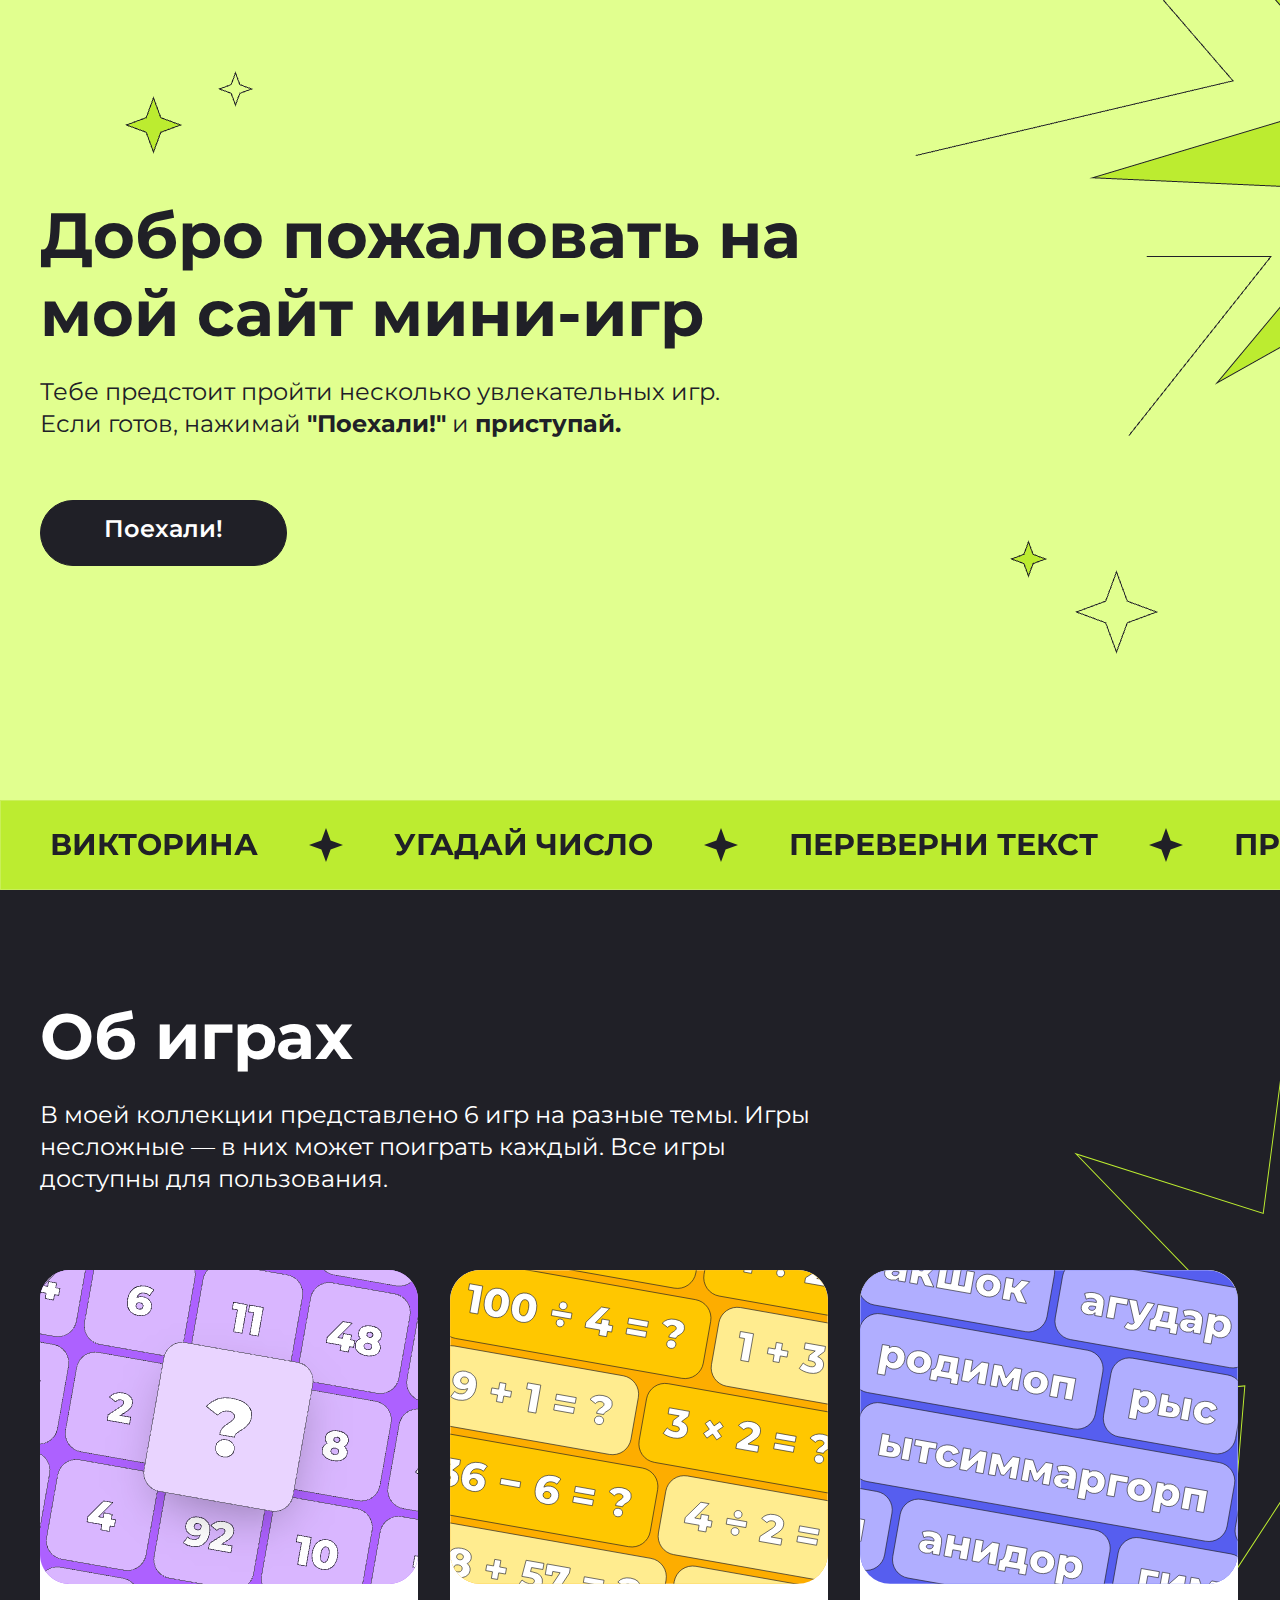
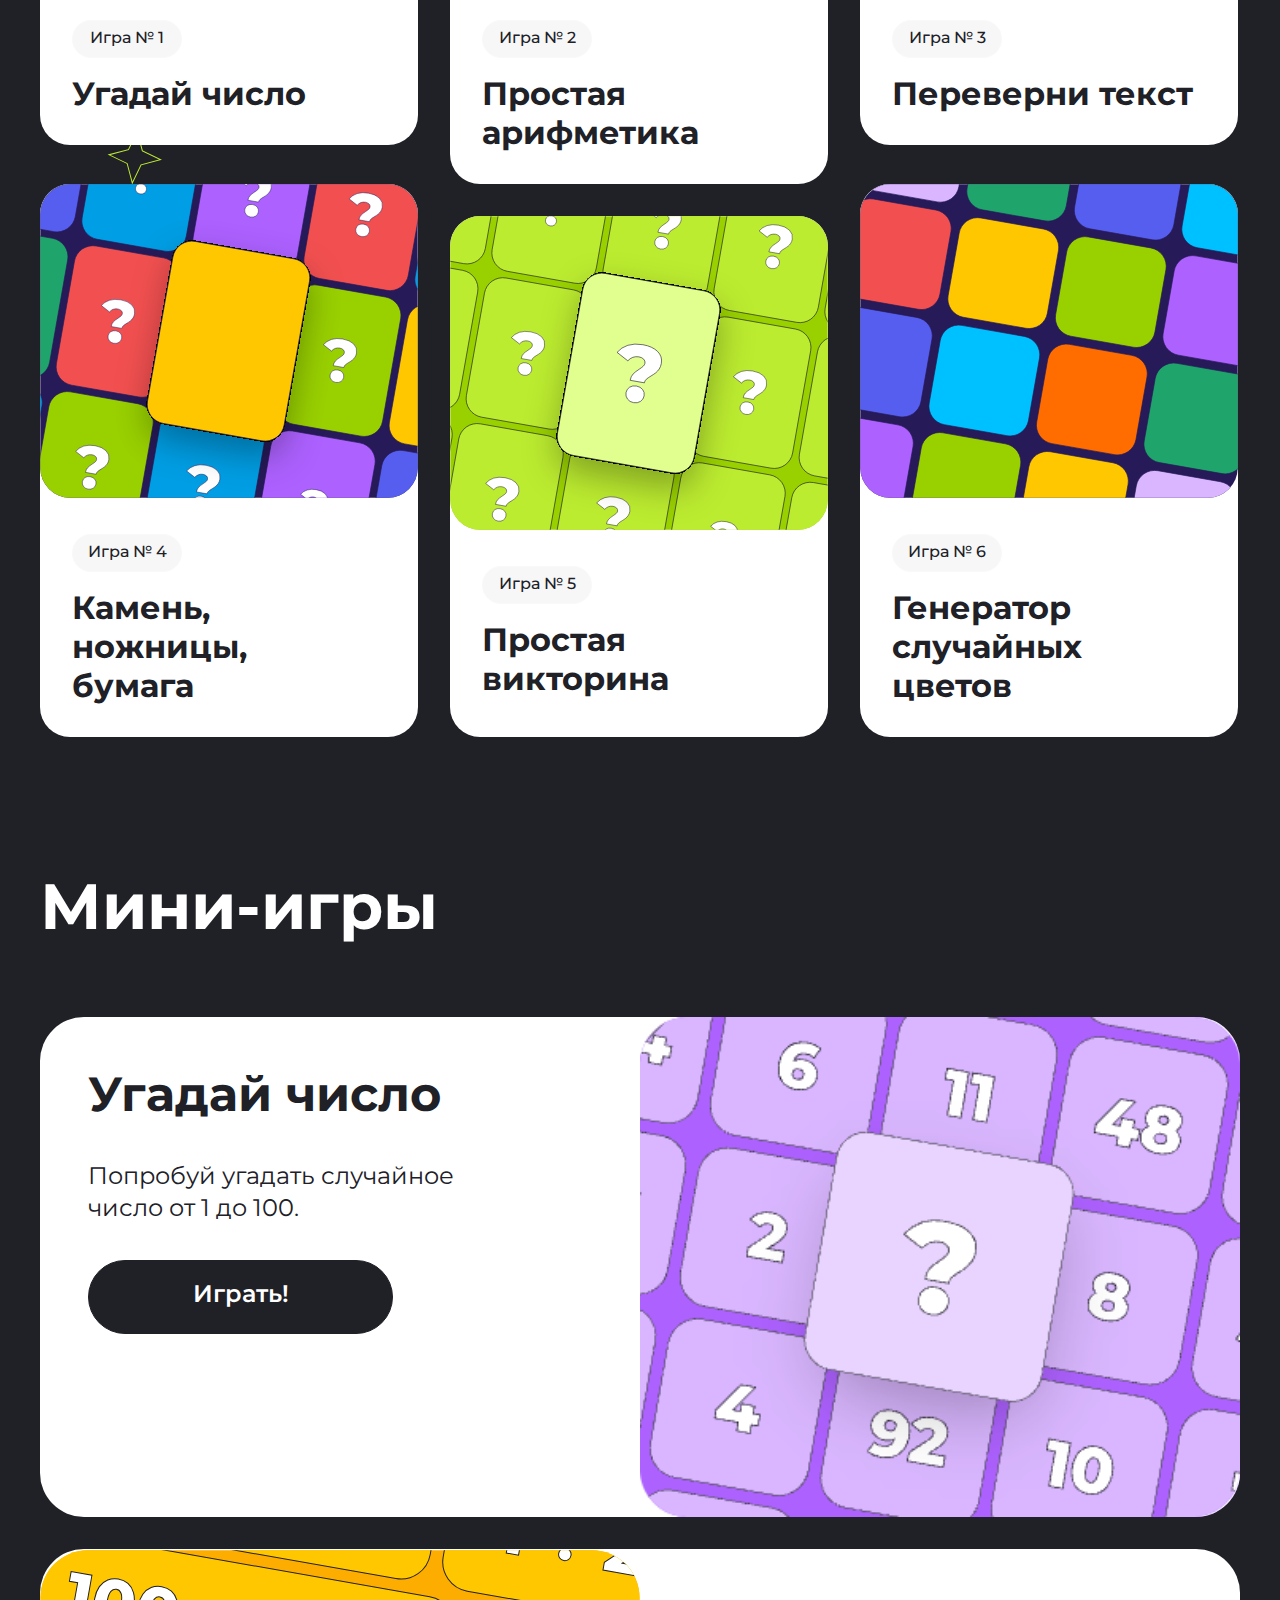
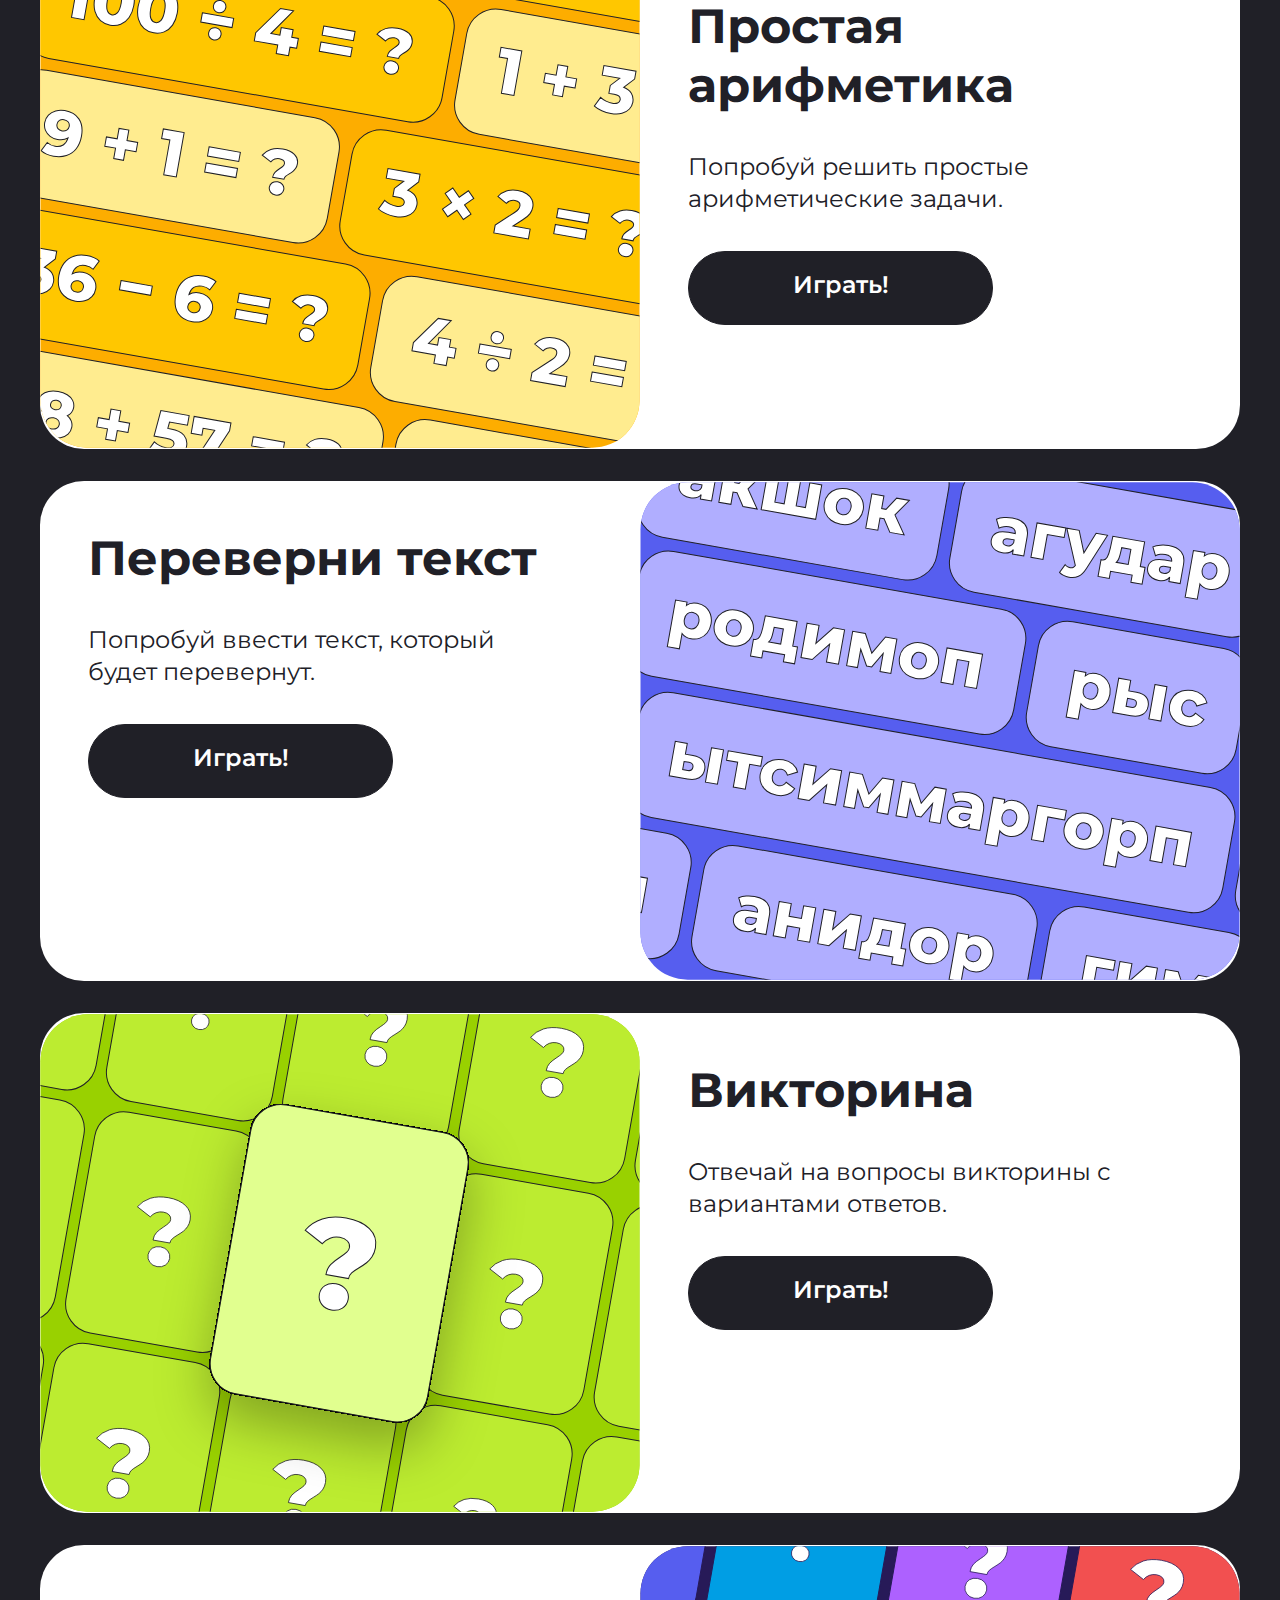
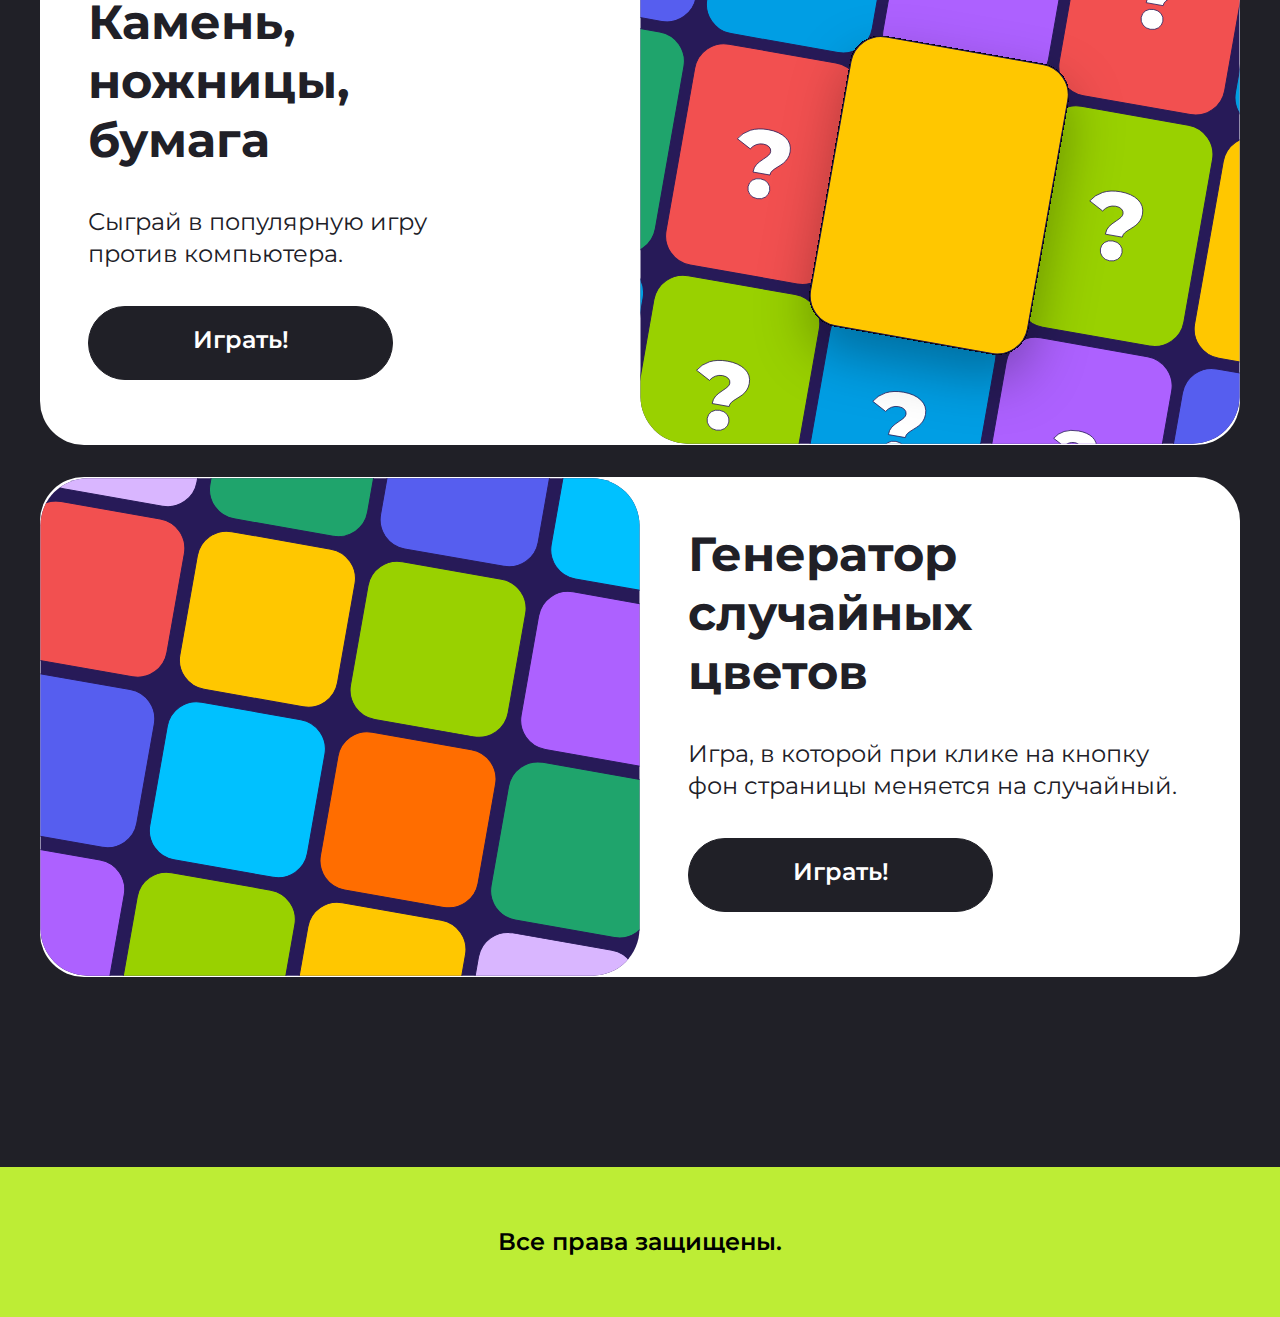
<file: index.html>
<!DOCTYPE html>
<html lang="en">
<head>
    <meta charset="UTF-8">
    <meta name="viewport" content="width=device-width, initial-scale=1.0">
    <title>Document</title>
    <link rel="preconnect" href="https://fonts.googleapis.com">
    <link rel="preconnect" href="https://fonts.gstatic.com" crossorigin>
    <link href="https://fonts.googleapis.com/css2?family=Montserrat:ital,wght@0,100..900;1,100..900&display=swap" rel="stylesheet">
    <link rel="stylesheet" href="style.css">
</head>
<body>
    <div class="top center">
        <div class="head">
    <h1 class="head__h1">Добро пожаловать на мой сайт мини-игр</h1>
    <p class="head__p">
        Тебе предстоит пройти несколько увлекательных игр. Если готов, нажимай <b>"Поехали!"</b> и <b>приступай.</b>
    </p>
</div>
<div class="button">
<a class="button__b" href="#ab">Поехали!</a>

</div>
</div>
<div class="anim">
<div class="scroll">
<p class="scroll__p" >викторина</p>
<img src="img/Star.svg" alt="star">
 <p class="scroll__p">угадай число</p>
 <img src="img/Star.svg" alt="star"> 
 <p class="scroll__p">переверни текст</p> 
 <img src="img/Star.svg" alt="star">
 <p class="scroll__p">простая арифметика</p> 
 <img src="img/Star.svg" alt="star">
 <p class="scroll__p">камень,ножницы,бумага</p> 
 <img src="img/Star.svg" alt="star">
 <p class="scroll__p">генератор случайных цветов</p>
 <img src="img/Star.svg" alt="star">
</div>
</div>
<div  class="content center">

    <div class="about" id="ab">
        <h1 class="about__title">Об играх</h1>
        <p class="about__p">В моей коллекции представлено 6 игр на разные темы. 
        Игры несложные — в них может поиграть каждый.
        Все игры доступны для пользования.</p>
    </div>

    <div class="games">
<div class="gamecard">
    <a  href="#ch">
        <img class="gamecard__img" src="img/chislo.png" alt="chislo">
    </a>
    <div class="gamecard__text">
<p class="gamecard__text-n">
    Игра № 1
</p>
<P class="gamecard__text-p">
    Угадай число
</P>
</div>
</div>
<div class="gamecard ">
    <a  href="#arf">
        <img class="gamecard__img" src="img/arifm.svg" alt="arifmetica">
    </a>
    <div class="gamecard__text">
<p class="gamecard__text-n">
    Игра № 2
</p>
<P class="gamecard__text-p">
    Простая арифметика
</P>
</div>
</div>
<div class="gamecard">
    <a  href="#tx">
        <img class="gamecard__img" src="img/text.svg" alt="text">
    </a>
    <div class="gamecard__text">
<p class="gamecard__text-n">
    Игра № 3
</p>
<P class="gamecard__text-p">
    Переверни текст
</P>
</div>
</div>
</div>
<div class="games1">
<div class="gamecard">
    <a  href="#knb">
        <img class="gamecard__img" src="img/kamen.svg" alt="kamennojnizybumaga">
    </a>
    <div class="gamecard__text">
<p class="gamecard__text-n">
    Игра № 4
</p>
<P class="gamecard__text-p cen">
    Камень, ножницы, бумага
</P>
</div>
</div>   
    <div class="gamecard mar">
        <a  href="#vic">
            <img class="gamecard__img" src="img/victorina.svg" alt="victorina">
        </a>
        <div class="gamecard__text">
    <p class="gamecard__text-n">
        Игра № 5
    </p>
    <P class="gamecard__text-p ">
        Простая викторина
    </P>
    </div>
    </div>
    <div class="gamecard">
        <a  href="#gen">
            <img class="gamecard__img" src="img/generator.svg" alt="generatorchisel">
        </a>
        <div class="gamecard__text">
    <p class="gamecard__text-n">
        Игра № 6
    </p>
    <P class="gamecard__text-p">
        Генератор случайных цветов
    </P>
    </div>
    </div>
</div>
</div>
<div id = "randcol"  class="minigames center">
<h1 class="headgame">Мини-игры</h1>
<div class="game" id="ch">
<img class="game__img" src="img/chislo.png" alt="chislo">
<div class="gamecard2">
<h2 class="gamecard2__h">Угадай число</h2>
<p class="gamecard2__p">
    Попробуй угадать случайное  число от 1 до 100.
</p>
<a onclick="ugadaiChislo()" class="gamecard2__a" href="#ch">Играть!</a>
</div>
    </div>
<div class="game1" id="arf">
<img class="game__img armobi" src="img/arifm.svg" alt="arifmetica">
<div class="gamecard2">
<h2 class="gamecard2__h">Простая арифметика</h2>
<p class="gamecard2__p">
    Попробуй решить простые арифметические задачи.
</p>
<a onclick="arifmetica()" class="gamecard2__a" href="#arf">Играть!</a>
</div>
</div>
<div class="game" id="tx">
<img class="game__img armobi" src="img/text.svg" alt="text">
 <div class="gamecard2">
<h2 class="gamecard2__h">Переверни текст</h2>
<p class="gamecard2__p">
    Попробуй ввести текст, который будет перевернут.
</p>
<a onclick="reversText()" class="gamecard2__a" href="#tx">Играть!</a>
</div>
</div>
<div class="game1 vicmob" id="vic">
<img class="game__img armobi" src="img/victorina.svg" alt="victorina">
<div class="gamecard2">
<h2 class="gamecard2__h">Викторина</h2>
<p class="gamecard2__p">
    Отвечай на вопросы викторины с вариантами ответов.
</p>
<a onclick="victorina()" class="gamecard2__a" href="#vic">Играть!</a>
</div>
</div>
<div class="game knbmob" id="knb">
<img class="game__img armobi" src="img/kamen.svg" alt="kamennojnizybumaga">
<div class="gamecard2">
<h2 class="gamecard2__h kamb">Камень, ножницы, бумага</h2>
<p class="gamecard2__p">
    Сыграй в популярную игру против компьютера.
</p>
<a onclick="tsuEFa()" class="gamecard2__a" href="#knb">Играть!</a>
</div>
</div>
<div class="game1 genmob" id="gen">
<img class="game__img armobi" src="img/generator.svg" alt="generator">
<div class="gamecard2">
<h2 class="gamecard2__h kamb">Генератор случайных цветов</h2>
<p class="gamecard2__p gen">
    Игра, в которой при клике на кнопку фон страницы меняется на случайный.
</p>
<a onclick="generateRandomColour()" class="gamecard2__a" href="#gen">Играть!</a>
</div>
</div>
</div>
<footer class="footer center">
<p class="footer__p">Все права защищены.</p>
</footer>
<script src="games.js"></script>

</body>
</html>
</file>
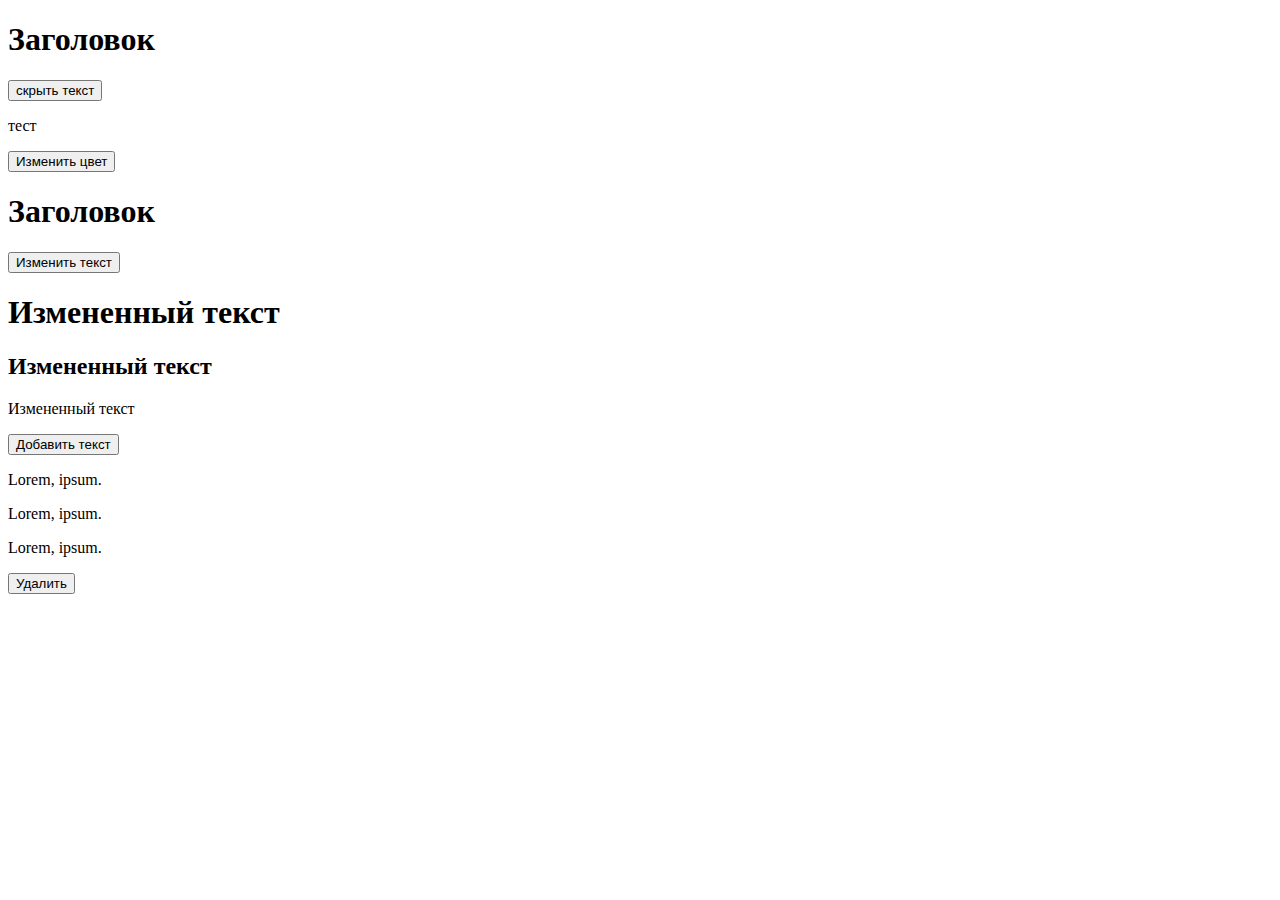
<file: hw-9.html>
<!DOCTYPE html>
<html lang="en">
<head>
    <meta charset="UTF-8">
    <meta name="viewport" content="width=device-width, initial-scale=1.0">
    <title>Document</title>
    <link rel="stylesheet" href="hw-9.css">
</head>
<body>
<!-- task1 -->
<h1 class="text">Заголовок</h1>
<button class="btn">скрыть текст</button> 
<!-- task2 -->
<p class="par">тест</p>
<button class="btn2"> Изменить цвет</button>
<!-- task3 -->
<h1 class="text2">Заголовок</h1>
<button class="btn3">Изменить текст</button> 
<!-- task4 -->
<h1 class="description">Lorem.</h1>
<h2 class="description">Lorem, ipsum.</h2>
<p class ="description">Lorem, ipsum dolor.</p>
<!-- task6 -->
<button class="btn6"> Добавить текст</button>
<!-- task7 -->
 <p class="description1">Lorem, ipsum.</p>
 <p class="description1">Lorem, ipsum.</p>
 <p class="description1">Lorem, ipsum.</p>
<button class="btn7">Удалить</button>
<script>
//task1
const textEl = document.querySelector('.text');
const btnEl = document.querySelector('.btn');
btnEl.addEventListener('click', () => {
    textEl.classList.toggle('text_none')
})
//task2
const parEl = document.querySelector('.par');
const btn2El = document.querySelector('.btn2');
btn2El.addEventListener('click', () => {
    parEl.style.color = 'blue';
})
//task3
const text2El = document.querySelector('.text2');
const btn3El = document.querySelector('.btn3');
btn3El.addEventListener('click', () => {
   text2El.textContent = 'Привет, мир!';
})
//task4
const allTextEl = document.querySelectorAll('.description');
allTextEl.forEach(element => {
    element.textContent = 'Измененный текст';
})
//task6
const btn6El = document.querySelector('.btn6');
btn6El.addEventListener('click', () => {
   const newPar = document.createElement('p');
   newPar.textContent = 'Новый абзац';
   document.body.appendChild(newPar);
});
//task7
const btn7El = document.querySelector('.btn7');
btn7El.addEventListener('click', () => {
const firstParEl = document.querySelector('.description1');  
firstParEl.remove() 
});
</script>
</body>
</html>
</file>
<file: style.css>
@charset "UTF-8";
* {
  margin: 0;
  padding: 0;
}

body {
  font-family: "Montserrat", sans-serif;
}

.top {
  height: 800px;
  background-color: rgb(225, 255, 143);
  background-image: url(img/Компоненты\ 1.png);
  background-repeat: no-repeat;
  background-position-x: 125px;
  background-position-y: -331px;
}

.button {
  padding-top: 48px;
  color: rgb(255, 255, 255);
  font-size: 24px;
  font-weight: 600;
  line-height: 141.69%;
  text-align: center;
  margin-top: 12px;
}
.button__b {
  display: block;
  box-sizing: border-box;
  border: 1px solid rgb(32, 32, 39);
  border-radius: 60px;
  background: rgb(32, 32, 39);
  width: 247px;
  height: 66px;
  text-decoration: none;
  color: rgb(255, 255, 255);
  font-size: 24px;
  font-weight: 600;
  line-height: 237.69%;
  text-align: center;
}
.button__b:hover {
  color: #000;
}
.button__b:hover {
  background-color: #fffefe;
}
.button:hover {
  color: #000;
}

.anim {
  max-width: 100%;
  overflow: hidden;
  background: rgb(188, 236, 48);
}
@keyframes scroll-left {
  from {
    transform: translateX(0%);
  }
  to {
    transform: translateX(-100%);
  }
}

.scroll {
  width: 3220px;
  height: 90px;
  padding: 27px 49px 27px 49px;
  box-sizing: border-box;
  border: 1px solid rgba(255, 255, 255, 0.2);
  -webkit-backdrop-filter: blur(50px);
          backdrop-filter: blur(50px);
  display: flex;
  gap: 51px;
  animation: scroll-left 10s linear infinite;
  animation-direction: alternate;
}
.scroll__p {
  color: rgb(32, 32, 39);
  font-size: 30px;
  font-weight: 700;
  line-height: 110%;
  letter-spacing: 4%;
  text-align: left;
  text-transform: uppercase;
}

.center {
  padding-left: calc(50% - 600px);
  padding-right: calc(50% - 600px);
}

.head {
  display: flex;
  flex-direction: column;
  flex-wrap: nowrap;
  justify-content: center;
  align-items: flex-start;
  gap: 24px;
}
.head__h1 {
  width: 769px;
  color: rgb(32, 32, 39);
  font-size: 64px;
  font-weight: 700;
  line-height: 78px;
  text-align: left;
  padding-top: 196px;
}
.head__p {
  color: rgb(32, 32, 39);
  font-size: 24px;
  font-weight: 400;
  line-height: 32px;
  text-align: left;
  width: 720px;
}

.content {
  padding-top: 107px;
  background-color: rgb(32, 32, 39);
  background-image: url(img/Компоненты\ 2.svg);
  background-repeat: no-repeat;
  background-position-x: 90px;
  background-position-y: 92px;
  height: 1470px;
}

.about {
  display: flex;
  flex-direction: column;
  flex-wrap: nowrap;
  gap: 24px;
}
.about__title {
  color: rgb(255, 255, 255);
  font-size: 64px;
  font-weight: 700;
  line-height: 78px;
  text-align: left;
}
.about__p {
  color: rgb(255, 255, 255);
  font-size: 24px;
  font-weight: 400;
  line-height: 32px;
  text-align: left;
  width: 788px;
}

.games {
  padding-top: 75px;
  display: flex;
  gap: 32px;
  flex-wrap: wrap;
  align-items: flex-start;
}

.gamecard {
  background-color: #fff;
  border-radius: 30px;
  width: 378px;
}
.gamecard:hover {
  transform: scale(1.1);
}
.gamecard__img {
  background-repeat: no-repeat;
  background-size: cover;
}
.gamecard__text {
  padding: 32px;
  flex-direction: column;
  flex-wrap: nowrap;
  gap: 16px;
  display: flex;
}
.gamecard__text-n {
  font-size: 16px;
  font-weight: 500;
  line-height: 212%;
  text-align: center;
  color: rgb(32, 32, 39);
  border: 1px solid #f9f9f9;
  border-radius: 52.58px;
  background: rgb(247, 247, 247);
  width: 108px;
  height: 36px;
}
.gamecard__text-p {
  font-size: 32px;
  font-weight: 700;
  line-height: 39px;
  text-align: left;
  color: rgb(32, 32, 39);
}

.games1 {
  width: 1200px;
  display: flex;
  gap: 32px;
  flex-wrap: wrap;
  margin-bottom: 37px;
}

.cen {
  width: 200px;
}

.mar {
  margin-top: 32px;
}

.minigames {
  display: flex;
  flex-direction: column;
  gap: 32px;
  background-image: url(img/Компоненты\ 4.svg);
  background-repeat: no-repeat;
  height: 3500px;
  background-color: rgb(32, 32, 39);
  background-position-x: 1300px;
  background-position-y: 32px;
}

.headgame {
  color: rgb(255, 255, 255);
  font-size: 64px;
  font-weight: 700;
  line-height: 78px;
  text-align: left;
  margin-bottom: 40px;
}

.game {
  display: flex;
  border-radius: 44px;
  background-color: #fff;
  flex-direction: row-reverse;
}
.game__img {
  width: 600px;
  height: 500px;
}

.gamecard2 {
  display: flex;
  flex-direction: column;
  gap: 36px;
  padding: 48px;
}
.gamecard2__h {
  color: rgb(32, 32, 39);
  font-size: 48px;
  font-weight: 700;
  line-height: 59px;
  text-align: left;
}
.gamecard2__p {
  color: rgb(32, 32, 39);
  font-size: 24px;
  font-weight: 400;
  line-height: 32px;
  text-align: left;
  padding-right: 81px;
}
.gamecard2__a {
  display: block;
  border-radius: 60px;
  background: rgb(32, 32, 39);
  width: 247px;
  height: 40px;
  padding: 16px 28px 16px 28px;
  text-decoration: none;
  border: 1px solid rgb(32, 32, 39);
  color: rgb(255, 255, 255);
  font-size: 24px;
  font-weight: 600;
  line-height: 141.69%;
  text-align: center;
}
.gamecard2__a:hover {
  color: #000;
}
.gamecard2__a:hover {
  background-color: #fff;
}

.game1 {
  display: flex;
  border-radius: 44px;
  background-color: #fff;
}

.kamb {
  padding-right: 81px;
}

.gen {
  padding-right: 0px;
}

.footer {
  height: 150px;
  background: rgb(189, 237, 53);
}
.footer__p {
  color: rgb(0, 0, 0);
  font-size: 24px;
  font-weight: 600;
  line-height: 29px;
  text-align: center;
  padding-top: 60px;
}

@media (max-width: 767px) {
  .center {
    padding-left: 16px;
    padding-right: 16px;
  }
  .top {
    background-image: url(img/Компонентыmob.svg);
    background-repeat: no-repeat;
    background-position-x: 35px;
    background-position-y: -108px;
    height: 700px;
  }
  .button {
    padding-top: 36px;
    display: flex;
    justify-content: center;
  }
  .button__b {
    width: 285px;
    height: 55px;
    font-family: Montserrat;
    font-size: 16px;
    font-weight: 600;
    line-height: 300%;
    letter-spacing: 0%;
    text-align: center;
  }
  .button__b:hover {
    color: rgb(255, 255, 255);
  }
  .button__b:hover {
    background-color: rgb(32, 32, 39);
  }
  .head {
    align-items: center;
  }
  .head__h1 {
    font-size: 40px;
    text-align: center;
    width: 262px;
    line-height: 49px;
    padding-top: 139px;
  }
  .head__p {
    width: 296px;
    font-size: 16px;
    text-align: center;
    line-height: 20px;
  }
  .content {
    display: none;
  }
  .minigames {
    height: 3510px;
    align-items: center;
  }
  .headgame {
    width: 250px;
    font-size: 40px;
    line-height: 49px;
    margin-bottom: 16px;
    margin-top: 48px;
    margin-right: 80px;
  }
  .game {
    width: 315px;
    height: 510.63px;
    flex-direction: column;
    justify-content: flex-start;
    align-items: flex-start;
  }
  .game__img {
    width: 315px;
    height: 284.93px;
  }
  .game1 {
    width: 315px;
    height: 528.63px;
    flex-direction: column;
    justify-content: flex-start;
    align-items: flex-start;
  }
  .gamecard2 {
    gap: 14px;
    padding: 16px;
  }
  .gamecard2__h {
    width: 284.93px;
    font-size: 32px;
    line-height: 39px;
  }
  .gamecard2__p {
    width: 244px;
    font-size: 16px;
    line-height: 20px;
    padding-right: 0px;
  }
  .gamecard2__a {
    width: 226px;
    height: 30px;
    padding: 16px 28px 16px 28px;
    font-size: 16px;
  }
  .gamecard2__a:hover {
    color: #ffffff;
  }
  .gamecard2__a:hover {
    background-color: #000000;
  }
  .armobi {
    height: 261.93px;
  }
  .vicmob {
    height: 495.63px;
  }
  .knbmob {
    height: 557.63px;
  }
  .genmob {
    height: 566.63px;
  }
  .kamb {
    padding-right: 0px;
  }
  .footer {
    height: 100px;
  }
  .footer__p {
    font-size: 16px;
    font-weight: 600;
    padding-top: 34px;
  }
  .scroll {
    width: 1717.4px;
    height: 51.34px;
    padding: 16px 24px 16px 24px;
    gap: 27px;
  }
  .scroll__p {
    font-size: 16px;
    font-weight: 700;
    line-height: 110%;
  }
}/*# sourceMappingURL=style.css.map */
</file>
<file: hw-9.css>
.text_none {
    display: none;
}
</file>
